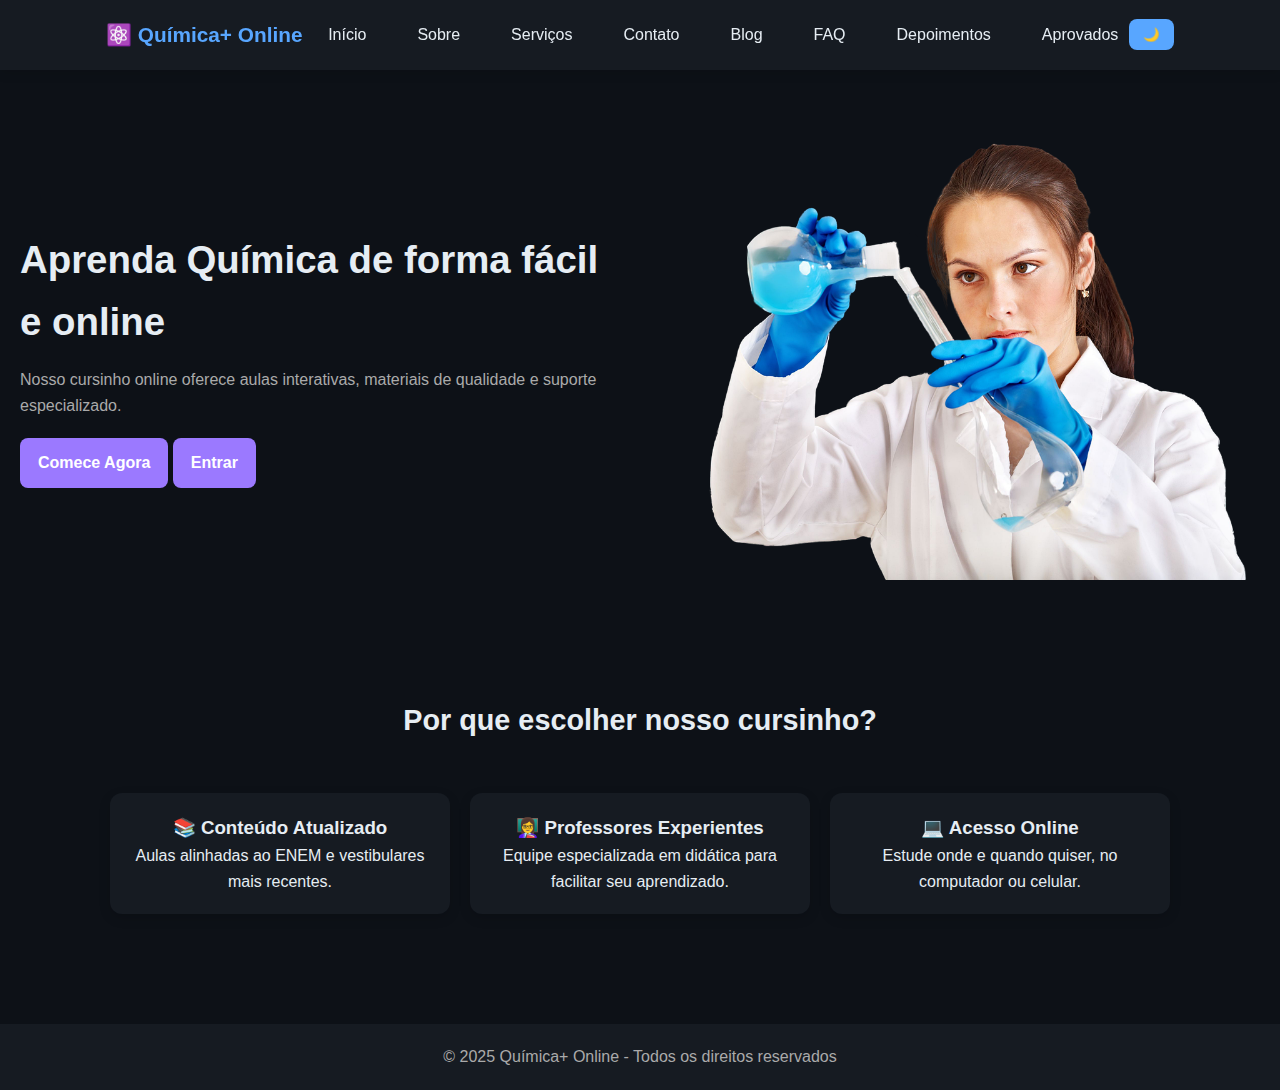
<file: index.html>
<!DOCTYPE html>
<html lang="pt-BR">
  <head>
    <meta charset="UTF-8">
    <meta name="viewport" content="width=device-width, initial-scale=1.0">
    <title>Cursinho Química Online</title>
    <link rel="stylesheet" href="style.css">
    <link rel="icon" type="image/png" href="favicon.png">
  </head>
<body>
  <!-- ========= CABEÇALHO ========= -->
  <header>
  <div class="nav container">
    <div class="brand">⚛️ Química+ Online</div>

    <!-- Botão Hambúrguer (aparece apenas em telas pequenas) -->
    <button class="hamburger" id="hamburger">☰</button>

    <nav id="nav-links">
      <a href="index.html">Início</a>
      <a href="sobre.html">Sobre</a>
      <a href="servicos.html">Serviços</a>
      <a href="contato.html">Contato</a>
      <a href="blog.html">Blog</a>
      <a href="faq.html">FAQ</a>
      <a href="testemunhos.html">Depoimentos</a>
      <a href="aprovados.html" class="active">Aprovados </a>
    </nav>

    <button class="theme-toggle" id="theme-btn">🌙</button>
  </div>
</header>

  <!-- ========= HERO ========= -->
 <section class="hero">
  <div class="hero-content">
    <h1>Aprenda Química de forma fácil e online</h1>
    <p>Nosso cursinho online oferece aulas interativas, materiais de qualidade e suporte especializado.</p>
    <div class="hero-buttons">
      <a href="cadastro.html" class="btn">Comece Agora</a>
      <a href="login.html" class="btn">Entrar</a>
    </div>
  </div>
  <div class="hero-image">
    <img src="img_index.webp" alt="Aulas de Química Online">
  </div>
</section>
 </section>
  <section class="section">
    <h2>Por que escolher nosso cursinho?</h2>
    <div class="grid container">
      <div class="card">
        <h3>📚 Conteúdo Atualizado</h3>
        <p>Aulas alinhadas ao ENEM e vestibulares mais recentes.</p>
      </div>
      <div class="card">
        <h3>👩‍🏫 Professores Experientes</h3>
        <p>Equipe especializada em didática para facilitar seu aprendizado.</p>
      </div>
      <div class="card">
        <h3>💻 Acesso Online</h3>
        <p>Estude onde e quando quiser, no computador ou celular.</p>
      </div>
    </div>
  </section>
  

  <!-- ========= RODAPÉ ========= -->
  <footer>
    <p>© 2025 Química+ Online - Todos os direitos reservados</p>
  </footer>

  <!-- ========= SCRIPT ========= -->
  <script>
document.addEventListener('DOMContentLoaded', () => {
  // Menu hambúrguer
  const hamburger = document.getElementById('hamburger');
  const navLinks = document.getElementById('nav-links');

  if(hamburger && navLinks){
    hamburger.addEventListener('click', () => {
      navLinks.classList.toggle('show');
    });
  }

  // Troca de tema
  const btn = document.querySelector('.theme-toggle');
  if(btn){
    // Verifica se o usuário já tem uma preferência salva
    let currentTheme = localStorage.getItem('theme') || 'dark';
    document.body.setAttribute('data-theme', currentTheme);
    btn.textContent = currentTheme === 'light' ? '☀️' : '🌙';

    btn.addEventListener('click', () => {
      // Alterna o tema
      if(document.body.getAttribute('data-theme') === 'light'){
        document.body.setAttribute('data-theme', 'dark');
        btn.textContent = '🌙';
        localStorage.setItem('theme', 'dark');
      } else {
        document.body.setAttribute('data-theme', 'light');
        btn.textContent = '☀️';
        localStorage.setItem('theme', 'light');
      }
    });
  }
});
</script>
</body>
</html>
</file>
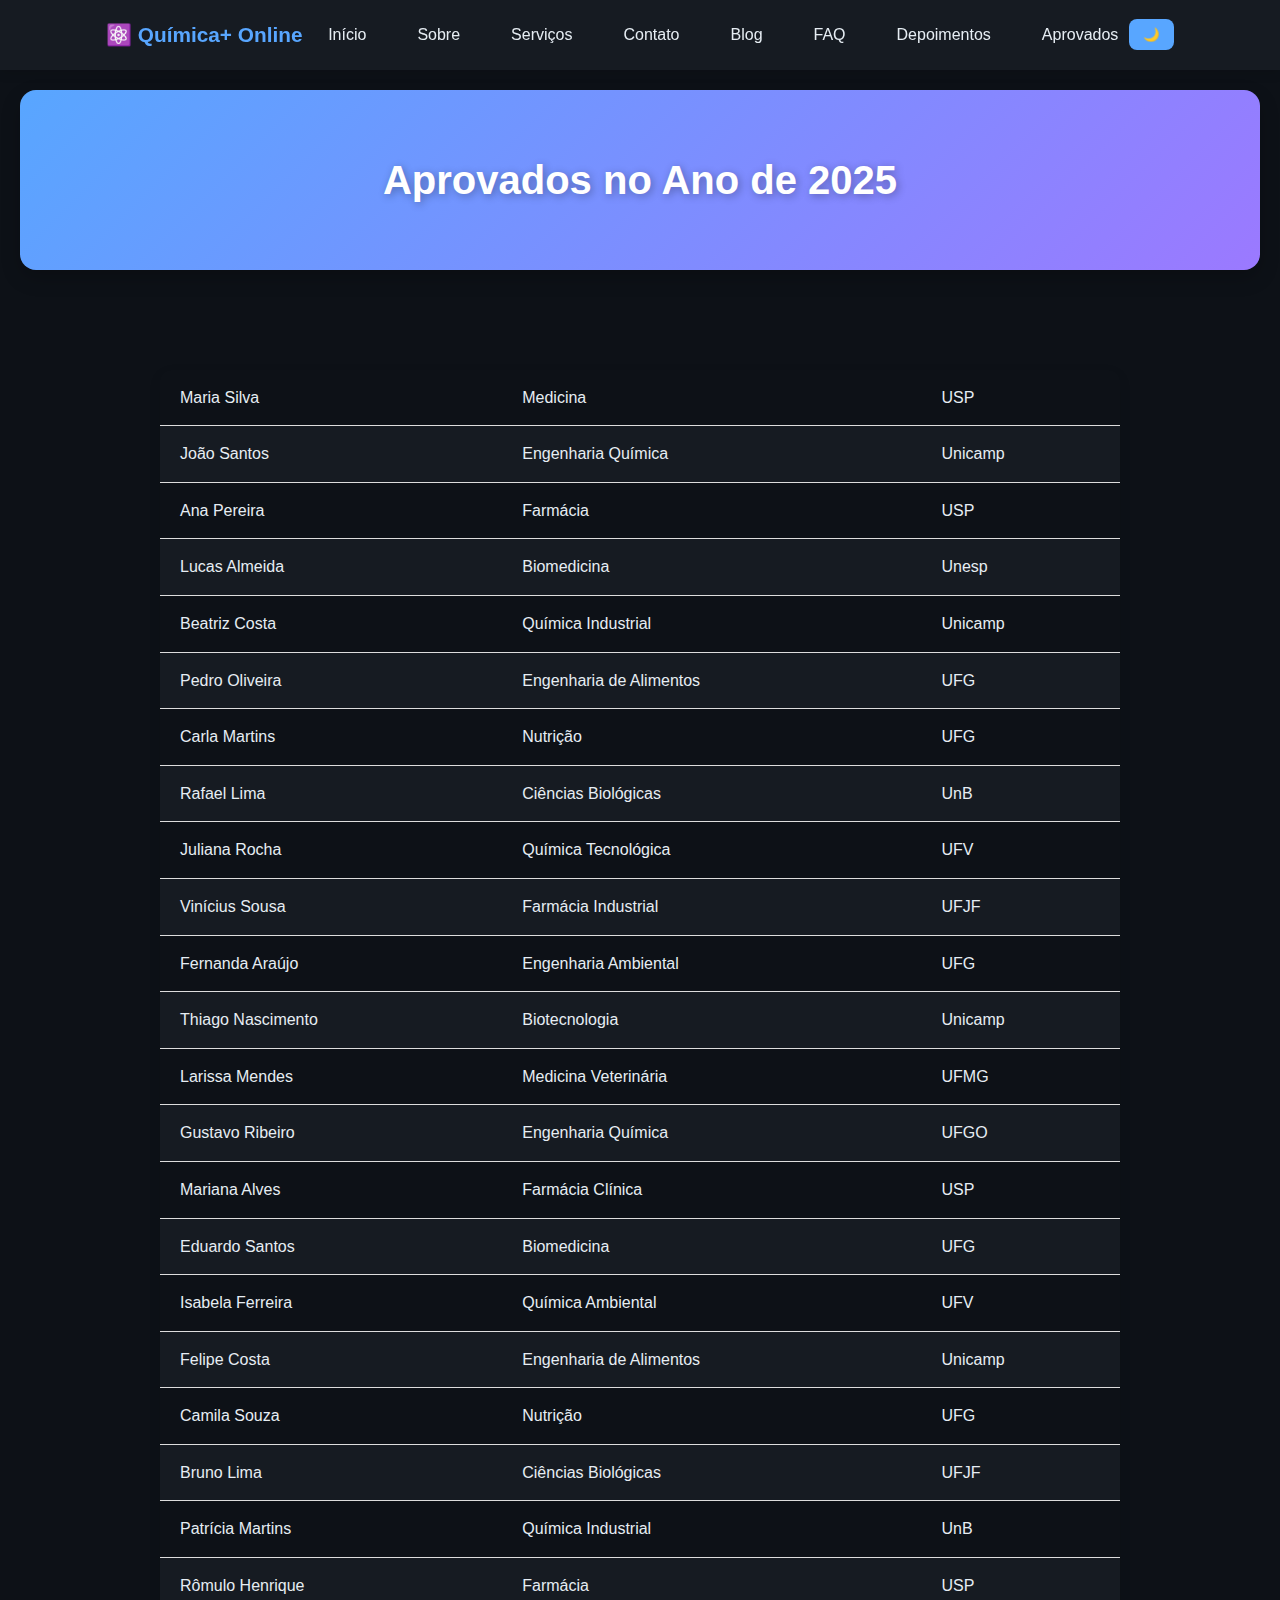
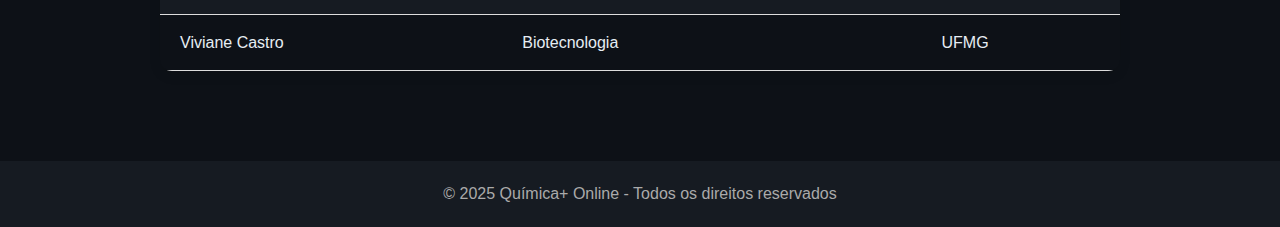
<file: aprovados.html>
<!DOCTYPE html>
<html lang="pt-BR">
  <head>
    <meta charset="UTF-8">
    <meta name="viewport" content="width=device-width, initial-scale=1.0">
    <title>Química+ Aprovados</title>
    <link rel="stylesheet" href="style.css">
    <link rel="icon" type="image/png" href="favicon.png">
  <style>
    /* ========= HERO ========= */
    .hero {
      display: flex;
      justify-content: center;
      align-items: center;
      height: 180px;
      background: linear-gradient(135deg, var(--primary), var(--secondary));
      color: #fff;
      text-align: center;
      border-radius: 16px;
      margin: 20px;
      box-shadow: 0 8px 20px rgba(0,0,0,0.2);
    }

    .hero h1 {
      font-size: 2.5rem;
      font-weight: 900;
      text-shadow: 2px 2px 8px rgba(0,0,0,0.3);
      margin: 0;
    }

    /* ========= TABELA DE APROVADOS ========= */
    .section {
      padding: 50px 20px;
      max-width: 1000px;
      margin: auto;
    }

    table {
      width: 100%;
      border-collapse: collapse;
      margin-top: 30px;
      box-shadow: 0 4px 12px rgba(0,0,0,0.1);
      border-radius: 12px;
      overflow: hidden;
    }

    th, td {
      padding: 15px 20px;
      text-align: left;
      border-bottom: 1px solid #ddd;
    }

    th {
      background-color: var(--primary);
      color: #fff;
    }

    tr:nth-child(even) {
      background-color: var(--card);
    }

    tr:hover {
      background-color: var(--secondary);
      color: #fff;
    }

    @media (max-width: 600px) {
      th, td {
        padding: 10px;
      }
    }
  </style>
</head>
<body>
  <!-- ========= CABEÇALHO ========= -->
  <header>
  <div class="nav container">
    <div class="brand">⚛️ Química+ Online</div>

    <!-- Botão Hambúrguer (aparece apenas em telas pequenas) -->
    <button class="hamburger" id="hamburger">☰</button>

    <nav id="nav-links">
      <a href="index.html">Início</a>
      <a href="sobre.html">Sobre</a>
      <a href="servicos.html">Serviços</a>
      <a href="contato.html">Contato</a>
      <a href="blog.html">Blog</a>
      <a href="faq.html">FAQ</a>
      <a href="testemunhos.html">Depoimentos</a>
      <a href="aprovados.html" class="active">Aprovados </a>
    </nav>

    <button class="theme-toggle" id="theme-btn">🌙</button>
  </div>
</header>
  <!-- ========= HERO ========= -->
  <section class="hero">
    <h1>Aprovados no Ano de 2025</h1>
  </section>

  <!-- ========= TABELA DE APROVADOS ========= -->
<section class="section">
    <table>
      <tbody>
        <tr>
          <td>Maria Silva</td>
          <td>Medicina</td>
          <td>USP</td>
        </tr>
        <tr>
          <td>João Santos</td>
          <td>Engenharia Química</td>
          <td>Unicamp</td>
        </tr>
        <tr>
          <td>Ana Pereira</td>
          <td>Farmácia</td>
          <td>USP</td>
        </tr>
        <tr>
          <td>Lucas Almeida</td>
          <td>Biomedicina</td>
          <td>Unesp</td>
        </tr>
        <tr>
          <td>Beatriz Costa</td>
          <td>Química Industrial</td>
          <td>Unicamp</td>
        </tr>
        <tr>
          <td>Pedro Oliveira</td>
          <td>Engenharia de Alimentos</td>
          <td>UFG</td>
        </tr>
        <tr>
          <td>Carla Martins</td>
          <td>Nutrição</td>
          <td>UFG</td>
        </tr>
        <tr>
          <td>Rafael Lima</td>
          <td>Ciências Biológicas</td>
          <td>UnB</td>
        </tr>
        <tr>
          <td>Juliana Rocha</td>
          <td>Química Tecnológica</td>
          <td>UFV</td>
        </tr>
        <tr>
          <td>Vinícius Sousa</td>
          <td>Farmácia Industrial</td>
          <td>UFJF</td>
        </tr>
        <tr>
          <td>Fernanda Araújo</td>
          <td>Engenharia Ambiental</td>
          <td>UFG</td>
        </tr>
        <tr>
          <td>Thiago Nascimento</td>
          <td>Biotecnologia</td>
          <td>Unicamp</td>
        </tr>
        <tr>
          <td>Larissa Mendes</td>
          <td>Medicina Veterinária</td>
          <td>UFMG</td>
        </tr>
        <tr>
          <td>Gustavo Ribeiro</td>
          <td>Engenharia Química</td>
          <td>UFGO</td>
        </tr>
        <tr>
          <td>Mariana Alves</td>
          <td>Farmácia Clínica</td>
          <td>USP</td>
        </tr>
        <tr>
          <td>Eduardo Santos</td>
          <td>Biomedicina</td>
          <td>UFG</td>
        </tr>
        <tr>
          <td>Isabela Ferreira</td>
          <td>Química Ambiental</td>
          <td>UFV</td>
        </tr>
        <tr>
          <td>Felipe Costa</td>
          <td>Engenharia de Alimentos</td>
          <td>Unicamp</td>
        </tr>
        <tr>
          <td>Camila Souza</td>
          <td>Nutrição</td>
          <td>UFG</td>
        </tr>
        <tr>
          <td>Bruno Lima</td>
          <td>Ciências Biológicas</td>
          <td>UFJF</td>
        </tr>
        <tr>
          <td>Patrícia Martins</td>
          <td>Química Industrial</td>
          <td>UnB</td>
        </tr>
        <tr>
          <td>Rômulo Henrique</td>
          <td>Farmácia</td>
          <td>USP</td>
        </tr>
        <tr>
          <td>Viviane Castro</td>
          <td>Biotecnologia</td>
          <td>UFMG</td>
        </tr>
      </tbody>
      
    </table>
  </section>

  <!-- ========= RODAPÉ ========= -->
  <footer>
    <p>© 2025 Química+ Online - Todos os direitos reservados</p>
  </footer>

  
 <!-- ========= SCRIPT ========= -->
  <script>
document.addEventListener('DOMContentLoaded', () => {
  // Menu hambúrguer
  const hamburger = document.getElementById('hamburger');
  const navLinks = document.getElementById('nav-links');

  if(hamburger && navLinks){
    hamburger.addEventListener('click', () => {
      navLinks.classList.toggle('show');
    });
  }

  // Troca de tema
  const btn = document.querySelector('.theme-toggle');
  if(btn){
    // Verifica se o usuário já tem uma preferência salva
    let currentTheme = localStorage.getItem('theme') || 'dark';
    document.body.setAttribute('data-theme', currentTheme);
    btn.textContent = currentTheme === 'light' ? '☀️' : '🌙';

    btn.addEventListener('click', () => {
      // Alterna o tema
      if(document.body.getAttribute('data-theme') === 'light'){
        document.body.setAttribute('data-theme', 'dark');
        btn.textContent = '🌙';
        localStorage.setItem('theme', 'dark');
      } else {
        document.body.setAttribute('data-theme', 'light');
        btn.textContent = '☀️';
        localStorage.setItem('theme', 'light');
      }
    });
  }
});
</script>
</body>
</html>
</file>
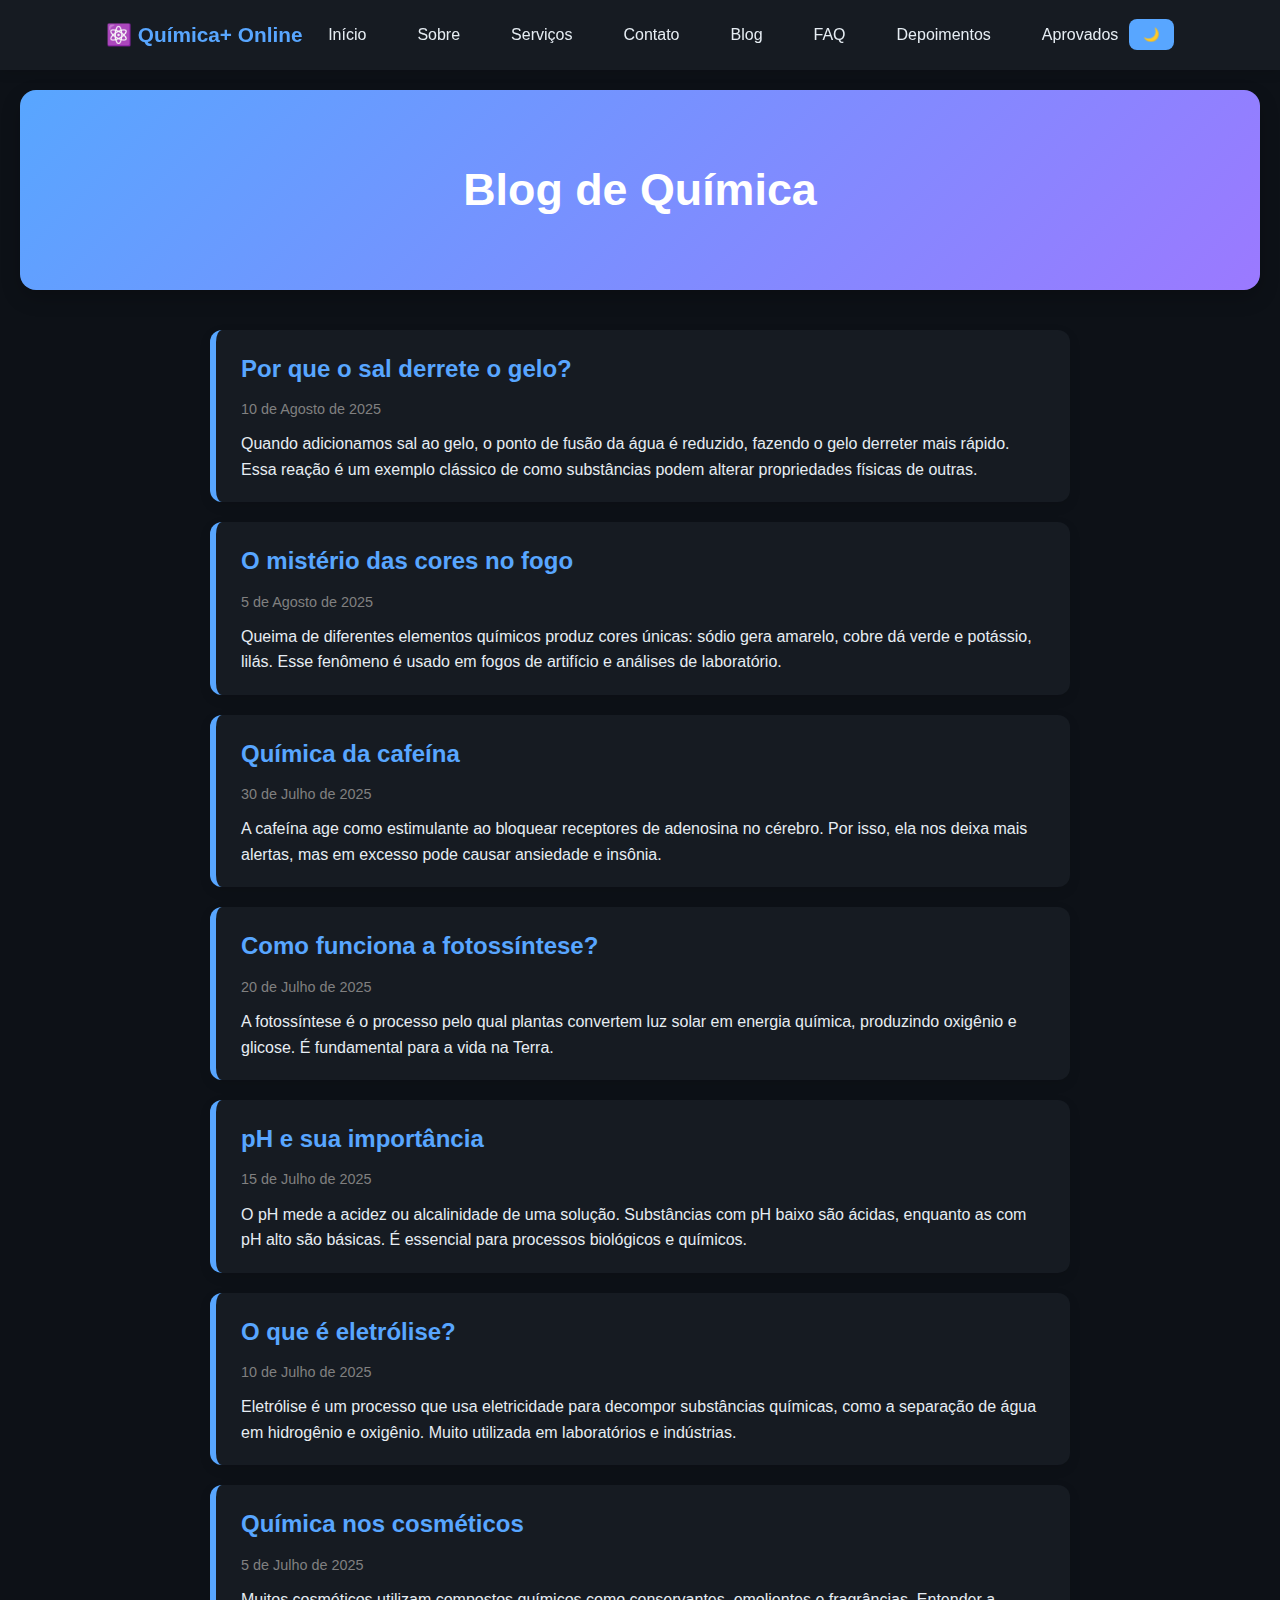
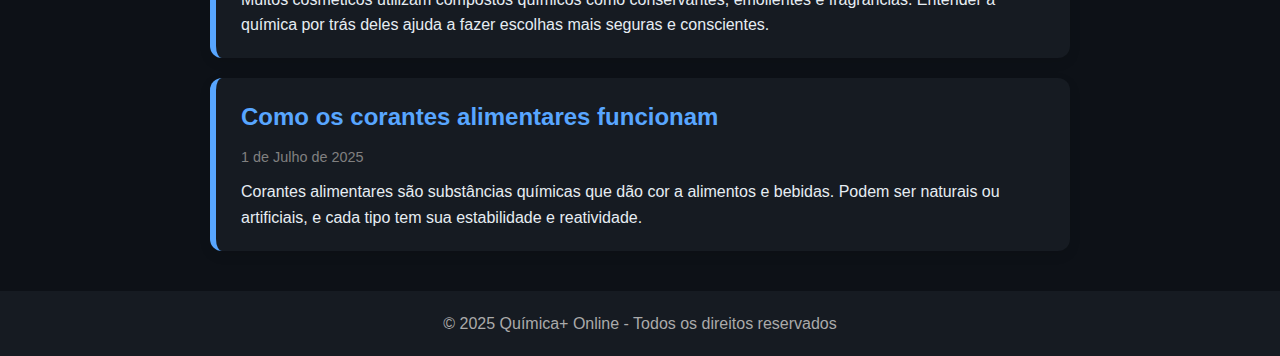
<file: blog.html>
<!DOCTYPE html>
<html lang="pt-BR">
 <head>
    <meta charset="UTF-8">
    <meta name="viewport" content="width=device-width, initial-scale=1.0">
    <title>Química+ Blog</title>
    <link rel="stylesheet" href="style.css">
    <link rel="icon" type="image/png" href="favicon.png">
  <style>
    /* ====== HERO ====== */
    .hero {
      display: flex;
      justify-content: center;
      align-items: center;
      height: 200px;
      background: linear-gradient(135deg, var(--primary), var(--secondary));
      color: #fff;
      border-radius: 16px;
      margin: 20px;
      text-align: center;
      box-shadow: 0 8px 20px rgba(0,0,0,0.2);
    }

    .hero h1 {
      font-size: 2.8rem;
      font-weight: bold;
      margin: 0;
    }

    /* ====== LISTA DE POSTS ====== */
    .blog-container {
      max-width: 900px;
      margin: 40px auto;
      padding: 0 20px;
      display: flex;
      flex-direction: column;
      gap: 20px;
    }

    .blog-post {
      background: var(--card);
      padding: 20px 25px;
      border-radius: 12px;
      box-shadow: 0 4px 12px rgba(0,0,0,0.1);
      transition: transform 0.2s;
      border-left: 6px solid var(--primary);
    }

    .blog-post:hover {
      transform: translateY(-3px);
    }

    .blog-post h2 {
      margin: 0 0 10px;
      font-size: 1.5rem;
      color: var(--primary);
    }

    .blog-post time {
      display: block;
      font-size: 0.9rem;
      color: gray;
      margin-bottom: 10px;
    }

    .blog-post p {
      margin: 0;
      color: var(--text);
      line-height: 1.6;
    }
  </style>
</head>
<body>
  <!-- ========= CABEÇALHO ========= -->
   <header>
  <div class="nav container">
    <div class="brand">⚛️ Química+ Online</div>

    <!-- Botão Hambúrguer (aparece apenas em telas pequenas) -->
    <button class="hamburger" id="hamburger">☰</button>

    <nav id="nav-links">
      <a href="index.html">Início</a>
      <a href="sobre.html">Sobre</a>
      <a href="servicos.html">Serviços</a>
      <a href="contato.html">Contato</a>
      <a href="blog.html">Blog</a>
      <a href="faq.html">FAQ</a>
      <a href="testemunhos.html">Depoimentos</a>
      <a href="aprovados.html" class="active">Aprovados </a>
    </nav>

    <button class="theme-toggle" id="theme-btn">🌙</button>
  </div>
</header>
  <!-- ========= HERO ========= -->
  <section class="hero">
    <h1>Blog de Química</h1>
  </section>

  <!-- ========= POSTS ========= -->
  <section class="blog-container">
    <article class="blog-post">
      <h2>Por que o sal derrete o gelo?</h2>
      <time datetime="2025-08-10">10 de Agosto de 2025</time>
      <p>
        Quando adicionamos sal ao gelo, o ponto de fusão da água é reduzido, 
        fazendo o gelo derreter mais rápido. Essa reação é um exemplo clássico 
        de como substâncias podem alterar propriedades físicas de outras.
      </p>
    </article>
  
    <article class="blog-post">
      <h2>O mistério das cores no fogo</h2>
      <time datetime="2025-08-05">5 de Agosto de 2025</time>
      <p>
        Queima de diferentes elementos químicos produz cores únicas: 
        sódio gera amarelo, cobre dá verde e potássio, lilás. 
        Esse fenômeno é usado em fogos de artifício e análises de laboratório.
      </p>
    </article>
  
    <article class="blog-post">
      <h2>Química da cafeína</h2>
      <time datetime="2025-07-30">30 de Julho de 2025</time>
      <p>
        A cafeína age como estimulante ao bloquear receptores de adenosina no cérebro. 
        Por isso, ela nos deixa mais alertas, mas em excesso pode causar ansiedade e insônia.
      </p>
    </article>
  
    <!-- NOVOS POSTS -->
    <article class="blog-post">
      <h2>Como funciona a fotossíntese?</h2>
      <time datetime="2025-07-20">20 de Julho de 2025</time>
      <p>
        A fotossíntese é o processo pelo qual plantas convertem luz solar em energia química, 
        produzindo oxigênio e glicose. É fundamental para a vida na Terra.
      </p>
    </article>
  
    <article class="blog-post">
      <h2>pH e sua importância</h2>
      <time datetime="2025-07-15">15 de Julho de 2025</time>
      <p>
        O pH mede a acidez ou alcalinidade de uma solução. 
        Substâncias com pH baixo são ácidas, enquanto as com pH alto são básicas. 
        É essencial para processos biológicos e químicos.
      </p>
    </article>
  
    <article class="blog-post">
      <h2>O que é eletrólise?</h2>
      <time datetime="2025-07-10">10 de Julho de 2025</time>
      <p>
        Eletrólise é um processo que usa eletricidade para decompor substâncias químicas, 
        como a separação de água em hidrogênio e oxigênio. Muito utilizada em laboratórios e indústrias.
      </p>
    </article>
  
    <article class="blog-post">
      <h2>Química nos cosméticos</h2>
      <time datetime="2025-07-05">5 de Julho de 2025</time>
      <p>
        Muitos cosméticos utilizam compostos químicos como conservantes, emolientes e fragrâncias. 
        Entender a química por trás deles ajuda a fazer escolhas mais seguras e conscientes.
      </p>
    </article>
  
    <article class="blog-post">
      <h2>Como os corantes alimentares funcionam</h2>
      <time datetime="2025-07-01">1 de Julho de 2025</time>
      <p>
        Corantes alimentares são substâncias químicas que dão cor a alimentos e bebidas. 
        Podem ser naturais ou artificiais, e cada tipo tem sua estabilidade e reatividade.
      </p>
    </article>
  </section>
  

  <!-- ========= RODAPÉ ========= -->
  <footer>
    <p>© 2025 Química+ Online - Todos os direitos reservados</p>
  </footer>

<!-- ========= SCRIPT ========= -->
  <script>
document.addEventListener('DOMContentLoaded', () => {
  // Menu hambúrguer
  const hamburger = document.getElementById('hamburger');
  const navLinks = document.getElementById('nav-links');

  if(hamburger && navLinks){
    hamburger.addEventListener('click', () => {
      navLinks.classList.toggle('show');
    });
  }

  // Troca de tema
  const btn = document.querySelector('.theme-toggle');
  if(btn){
    // Verifica se o usuário já tem uma preferência salva
    let currentTheme = localStorage.getItem('theme') || 'dark';
    document.body.setAttribute('data-theme', currentTheme);
    btn.textContent = currentTheme === 'light' ? '☀️' : '🌙';

    btn.addEventListener('click', () => {
      // Alterna o tema
      if(document.body.getAttribute('data-theme') === 'light'){
        document.body.setAttribute('data-theme', 'dark');
        btn.textContent = '🌙';
        localStorage.setItem('theme', 'dark');
      } else {
        document.body.setAttribute('data-theme', 'light');
        btn.textContent = '☀️';
        localStorage.setItem('theme', 'light');
      }
    });
  }
});
</script>
</body>
</html>
</file>
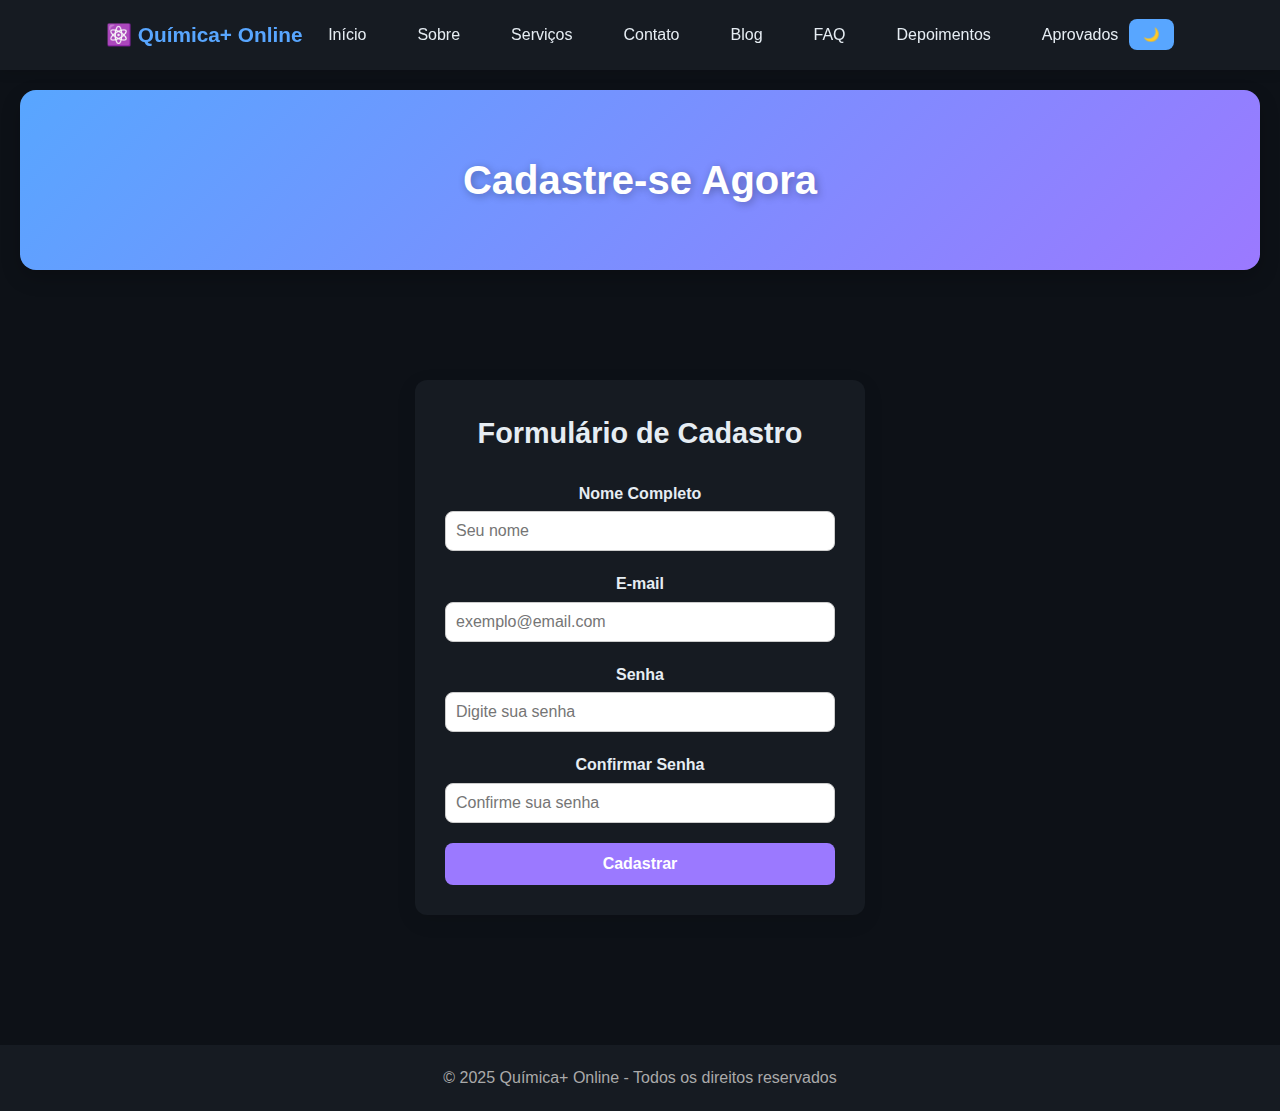
<file: cadastro.html>
<!DOCTYPE html>
<html lang="pt-BR">
<head>
    <meta charset="UTF-8">
    <meta name="viewport" content="width=device-width, initial-scale=1.0">
     <title>Química+ Cadastro</title>
    <link rel="stylesheet" href="style.css">
    <link rel="icon" type="image/png" href="favicon.png">
  <style>
    /* ========= HERO ========= */
    .hero {
      display: flex;
      justify-content: center;
      align-items: center;
      height: 180px;
      background: linear-gradient(135deg, var(--primary), var(--secondary));
      color: #fff;
      text-align: center;
      border-radius: 16px;
      margin: 20px;
      box-shadow: 0 8px 20px rgba(0,0,0,0.2);
    }

    .hero h1 {
      font-size: 2.5rem;
      font-weight: 900;
      text-shadow: 2px 2px 8px rgba(0,0,0,0.3);
      margin: 0;
    }

    /* ========= FORMULÁRIO ========= */
    .form-container {
      max-width: 450px;
      margin: 40px auto;
      padding: 30px;
      background: var(--card);
      border-radius: 12px;
      box-shadow: 0 6px 20px rgba(0,0,0,0.1);
      transition: background 0.3s, color 0.3s;
    }

    .form-container h2 {
      text-align: center;
      margin-bottom: 25px;
      color: var(--section-title);
    }

    .form-container label {
      display: block;
      margin-bottom: 5px;
      font-weight: 600;
      color: var(--text);
    }

    .form-container input {
      width: 100%;
      padding: 10px;
      margin-bottom: 20px;
      border: 1px solid #ccc;
      border-radius: 8px;
      font-size: 1rem;
      transition: border-color 0.2s;
    }

    .form-container input:focus {
      border-color: var(--primary);
      outline: none;
    }

    .form-container .btn {
      width: 100%;
      padding: 12px;
      background: var(--secondary);
      color: #fff;
      border: none;
      border-radius: 8px;
      font-size: 1rem;
      font-weight: bold;
      cursor: pointer;
      transition: 0.2s;
    }

    .form-container .btn:hover {
      opacity: 0.9;
      transform: translateY(-2px);
    }

    @media (max-width: 500px) {
      .form-container {
        padding: 20px;
        margin: 20px;
      }
    }
  </style>
</head>
<body>
  <!-- ========= CABEÇALHO ========= -->
  <header>
  <div class="nav container">
    <div class="brand">⚛️ Química+ Online</div>

    <!-- Botão Hambúrguer (aparece apenas em telas pequenas) -->
    <button class="hamburger" id="hamburger">☰</button>

    <nav id="nav-links">
      <a href="index.html">Início</a>
      <a href="sobre.html">Sobre</a>
      <a href="servicos.html">Serviços</a>
      <a href="contato.html">Contato</a>
      <a href="blog.html">Blog</a>
      <a href="faq.html">FAQ</a>
      <a href="testemunhos.html">Depoimentos</a>
      <a href="aprovados.html" class="active">Aprovados </a>
    </nav>

    <button class="theme-toggle" id="theme-btn">🌙</button>
  </div>
</header>

  <!-- ========= HERO ========= -->
  <section class="hero">
    <h1>Cadastre-se Agora</h1>
  </section>

  <!-- ========= FORMULÁRIO ========= -->
  <section class="section">
    <div class="form-container">
      <h2>Formulário de Cadastro</h2>
      <form action="#" method="POST">
        <label for="nome">Nome Completo</label>
        <input type="text" id="nome" name="nome" placeholder="Seu nome" required>

        <label for="email">E-mail</label>
        <input type="email" id="email" name="email" placeholder="exemplo@email.com" required>

        <label for="senha">Senha</label>
        <input type="password" id="senha" name="senha" placeholder="Digite sua senha" required>

        <label for="confirma-senha">Confirmar Senha</label>
        <input type="password" id="confirma-senha" name="confirma-senha" placeholder="Confirme sua senha" required>

        <button type="submit" class="btn">Cadastrar</button>
      </form>
    </div>
  </section>

  <!-- ========= RODAPÉ ========= -->
  <footer>
    <p>© 2025 Química+ Online - Todos os direitos reservados</p>
  </footer>

  <script>
document.addEventListener('DOMContentLoaded', () => {
  // Menu hambúrguer
  const hamburger = document.getElementById('hamburger');
  const navLinks = document.getElementById('nav-links');

  if(hamburger && navLinks){
    hamburger.addEventListener('click', () => {
      navLinks.classList.toggle('show');
    });
  }

  // Troca de tema
  const btn = document.querySelector('.theme-toggle');
  if(btn){
    // Verifica se o usuário já tem uma preferência salva
    let currentTheme = localStorage.getItem('theme') || 'dark';
    document.body.setAttribute('data-theme', currentTheme);
    btn.textContent = currentTheme === 'light' ? '☀️' : '🌙';

    btn.addEventListener('click', () => {
      // Alterna o tema
      if(document.body.getAttribute('data-theme') === 'light'){
        document.body.setAttribute('data-theme', 'dark');
        btn.textContent = '🌙';
        localStorage.setItem('theme', 'dark');
      } else {
        document.body.setAttribute('data-theme', 'light');
        btn.textContent = '☀️';
        localStorage.setItem('theme', 'light');
      }
    });
  }
});
</script>
</body>
</html>
</file>
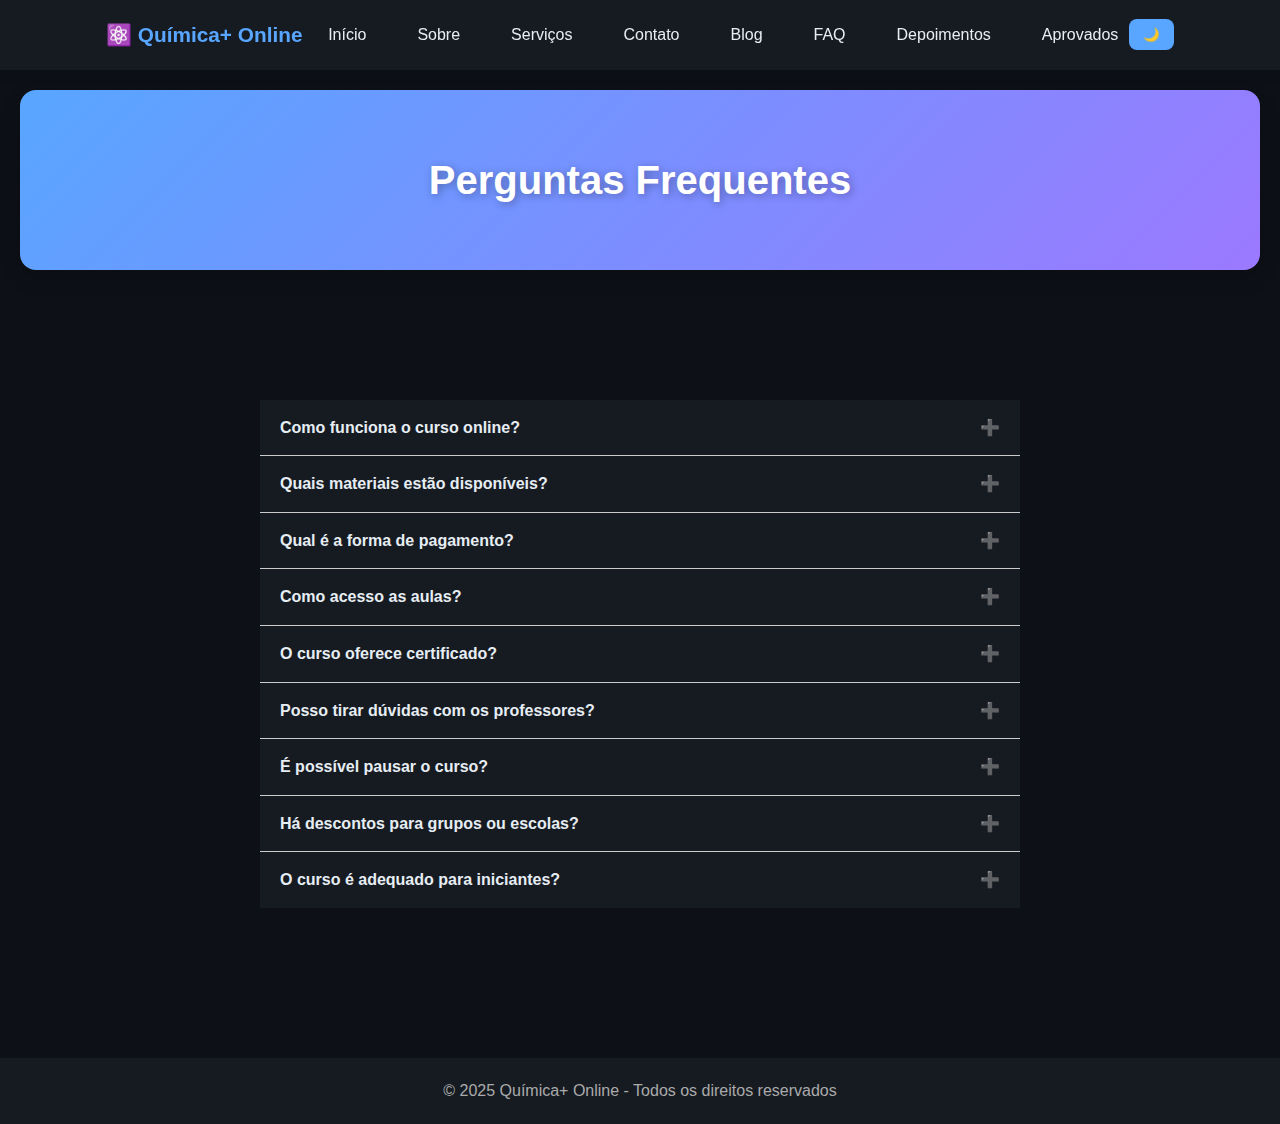
<file: faq.html>
<!DOCTYPE html>
<html lang="pt-BR">
<head>
    <meta charset="UTF-8">
    <meta name="viewport" content="width=device-width, initial-scale=1.0">
    <title>Química+ FAQ</title>
    <link rel="stylesheet" href="style.css">
    <link rel="icon" type="image/png" href="favicon.png">
  <style>
    /* ========= HERO ========= */
    .hero {
      display: flex;
      justify-content: center;
      align-items: center;
      height: 180px;
      background: linear-gradient(135deg, var(--primary), var(--secondary));
      color: #fff;
      text-align: center;
      border-radius: 16px;
      margin: 20px;
      box-shadow: 0 8px 20px rgba(0,0,0,0.2);
    }

    .hero h1 {
      font-size: 2.5rem;
      font-weight: 900;
      text-shadow: 2px 2px 8px rgba(0,0,0,0.3);
      margin: 0;
    }

    /* ========= ACORDEÃO ========= */
    .accordion {
      max-width: 800px;
      margin: 40px auto;
      border-radius: 12px;
      overflow: hidden;
    }

    .accordion-item {
      background: var(--card);
      border-bottom: 1px solid #ccc;
      transition: background 0.3s, color 0.3s;
    }

    .accordion-item:last-child {
      border-bottom: none;
    }

    .accordion-header {
      padding: 15px 20px;
      cursor: pointer;
      font-weight: bold;
      display: flex;
      justify-content: space-between;
      align-items: center;
      color: var(--text);
      transition: background 0.2s;
    }

    .accordion-header:hover {
      background: var(--primary);
      color: #fff;
    }

    .accordion-content {
      max-height: 0;
      overflow: hidden;
      padding: 0 20px;
      transition: max-height 0.3s ease, padding 0.3s ease;
      color: var(--text);
    }

    .accordion-content p {
      padding: 10px 0;
      line-height: 1.5;
    }

    .accordion-header::after {
      content: "➕";
      transition: transform 0.3s;
    }

    .accordion-header.active::after {
      content: "➖";
      transform: rotate(180deg);
    }

    @media (max-width: 600px) {
      .hero h1 {
        font-size: 1.8rem;
      }
    }
  </style>
</head>
<body>
  <!-- ========= CABEÇALHO ========= -->
  <header>
  <div class="nav container">
    <div class="brand">⚛️ Química+ Online</div>

    <!-- Botão Hambúrguer (aparece apenas em telas pequenas) -->
    <button class="hamburger" id="hamburger">☰</button>

    <nav id="nav-links">
      <a href="index.html">Início</a>
      <a href="sobre.html">Sobre</a>
      <a href="servicos.html">Serviços</a>
      <a href="contato.html">Contato</a>
      <a href="blog.html">Blog</a>
      <a href="faq.html">FAQ</a>
      <a href="testemunhos.html">Depoimentos</a>
      <a href="aprovados.html" class="active">Aprovados </a>
    </nav>

    <button class="theme-toggle" id="theme-btn">🌙</button>
  </div>
</header>
  <!-- ========= HERO ========= -->
  <section class="hero">
    <h1>Perguntas Frequentes</h1>
  </section>

  <!-- ========= ACORDEÃO ========= -->
  <section class="section">
    <div class="accordion container">
      <div class="accordion-item">
        <div class="accordion-header">Como funciona o curso online?</div>
        <div class="accordion-content">
          <p>O curso é totalmente online, com aulas em vídeo, materiais de estudo e exercícios interativos. Você pode acessar de qualquer lugar, a qualquer hora.</p>
        </div>
      </div>

      <div class="accordion-item">
        <div class="accordion-header">Quais materiais estão disponíveis?</div>
        <div class="accordion-content">
          <p>Disponibilizamos PDFs, slides, simulados e listas de exercícios atualizados conforme o ENEM e vestibulares mais recentes.</p>
        </div>
      </div>

      <div class="accordion-item">
        <div class="accordion-header">Qual é a forma de pagamento?</div>
        <div class="accordion-content">
          <p>Aceitamos cartão de crédito, boleto bancário e PIX. Os planos podem ser mensais ou trimestrais.</p>
        </div>
      </div>

      <div class="accordion-item">
        <div class="accordion-header">Como acesso as aulas?</div>
        <div class="accordion-content">
          <p>Após o cadastro e pagamento, você receberá um login e senha para acessar a plataforma online pelo computador ou celular.</p>
        </div>
      </div>
      <div class="accordion-item">
        <div class="accordion-header">O curso oferece certificado?</div>
        <div class="accordion-content">
          <p>Sim! Ao concluir os módulos do curso, você receberá um certificado digital válido para comprovação de aprendizado.</p>
        </div>
      </div>
      
      <div class="accordion-item">
        <div class="accordion-header">Posso tirar dúvidas com os professores?</div>
        <div class="accordion-content">
          <p>Sim, disponibilizamos um canal de suporte online onde você pode enviar dúvidas e receber respostas de nossos professores especializados.</p>
        </div>
      </div>
      
      <div class="accordion-item">
        <div class="accordion-header">É possível pausar o curso?</div>
        <div class="accordion-content">
          <p>Sim, você pode pausar e retomar os estudos quando quiser, sem perder o progresso já realizado.</p>
        </div>
      </div>
      
      <div class="accordion-item">
        <div class="accordion-header">Há descontos para grupos ou escolas?</div>
        <div class="accordion-content">
          <p>Sim! Oferecemos pacotes especiais para grupos e instituições de ensino. Entre em contato com nossa equipe para mais informações.</p>
        </div>
      </div>
      
      <div class="accordion-item">
        <div class="accordion-header">O curso é adequado para iniciantes?</div>
        <div class="accordion-content">
          <p>Sim, o curso foi planejado para atender desde alunos iniciantes até avançados, com explicações passo a passo e exercícios graduais.</p>
        </div>
      </div>      
    </div>
  </section>

  <!-- ========= RODAPÉ ========= -->
  <footer>
    <p>© 2025 Química+ Online - Todos os direitos reservados</p>
  </footer>

  <!-- ========= SCRIPT MODO CLARO/ESCURO ========= -->
 <script>
document.addEventListener('DOMContentLoaded', () => {
  // Menu hambúrguer
  const hamburger = document.getElementById('hamburger');
  const navLinks = document.getElementById('nav-links');

  if(hamburger && navLinks){
    hamburger.addEventListener('click', () => {
      navLinks.classList.toggle('show');
    });
  }

  // Troca de tema
  const btn = document.querySelector('.theme-toggle');
  if(btn){
    // Verifica se o usuário já tem uma preferência salva
    let currentTheme = localStorage.getItem('theme') || 'dark';
    document.body.setAttribute('data-theme', currentTheme);
    btn.textContent = currentTheme === 'light' ? '☀️' : '🌙';

    btn.addEventListener('click', () => {
      // Alterna o tema
      if(document.body.getAttribute('data-theme') === 'light'){
        document.body.setAttribute('data-theme', 'dark');
        btn.textContent = '🌙';
        localStorage.setItem('theme', 'dark');
      } else {
        document.body.setAttribute('data-theme', 'light');
        btn.textContent = '☀️';
        localStorage.setItem('theme', 'light');
      }
    });
  }
});
document.addEventListener('DOMContentLoaded', () => {
  const accordionHeaders = document.querySelectorAll('.accordion-header');

  accordionHeaders.forEach(header => {
    header.addEventListener('click', () => {
      const currentlyActive = document.querySelector('.accordion-header.active');
      
      // Fechar o item que já está aberto (se for outro)
      if (currentlyActive && currentlyActive !== header) {
        currentlyActive.classList.remove('active');
        currentlyActive.nextElementSibling.style.maxHeight = null;
        currentlyActive.nextElementSibling.style.padding = '0 20px';
      }

      // Alternar o item clicado
      header.classList.toggle('active');
      const content = header.nextElementSibling;

      if (header.classList.contains('active')) {
        content.style.maxHeight = content.scrollHeight + 'px';
        content.style.padding = '10px 20px';
      } else {
        content.style.maxHeight = null;
        content.style.padding = '0 20px';
      }
    });
  });
});
</script>
  </script>
</body>
</html>
</file>
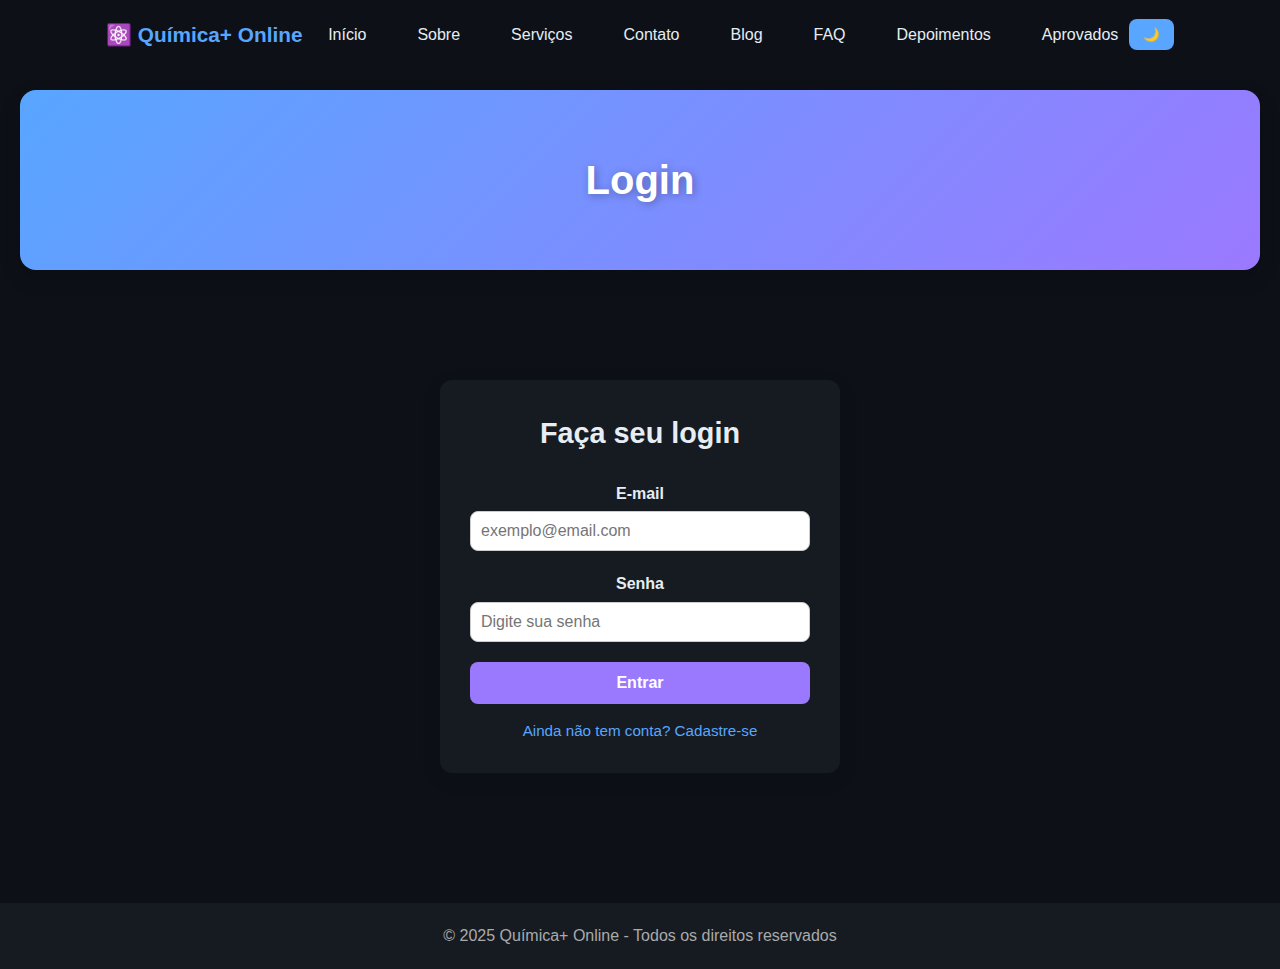
<file: login.html>
<!DOCTYPE html>
<html lang="pt-BR">
<head>
    <meta charset="UTF-8">
    <meta name="viewport" content="width=device-width, initial-scale=1.0">
    <title>Cursinho Química Online</title>
    <link rel="stylesheet" href="style.css">
    <link rel="icon" type="image/png" href="favicon.png">
  <style>
    /* ========= HERO ========= */
    .hero {
      display: flex;
      justify-content: center;
      align-items: center;
      height: 180px;
      background: linear-gradient(135deg, var(--primary), var(--secondary));
      color: #fff;
      text-align: center;
      border-radius: 16px;
      margin: 20px;
      box-shadow: 0 8px 20px rgba(0,0,0,0.2);
    }

    .hero h1 {
      font-size: 2.5rem;
      font-weight: 900;
      text-shadow: 2px 2px 8px rgba(0,0,0,0.3);
      margin: 0;
    }

    /* ========= FORMULÁRIO ========= */
    .form-container {
      max-width: 400px;
      margin: 40px auto;
      padding: 30px;
      background: var(--card);
      border-radius: 12px;
      box-shadow: 0 6px 20px rgba(0,0,0,0.1);
      transition: background 0.3s, color 0.3s;
    }

    .form-container h2 {
      text-align: center;
      margin-bottom: 25px;
      color: var(--section-title);
    }

    .form-container label {
      display: block;
      margin-bottom: 5px;
      font-weight: 600;
      color: var(--text);
    }

    .form-container input {
      width: 100%;
      padding: 10px;
      margin-bottom: 20px;
      border: 1px solid #ccc;
      border-radius: 8px;
      font-size: 1rem;
      transition: border-color 0.2s;
    }

    .form-container input:focus {
      border-color: var(--primary);
      outline: none;
    }

    .form-container .btn {
      width: 100%;
      padding: 12px;
      background: var(--secondary);
      color: #fff;
      border: none;
      border-radius: 8px;
      font-size: 1rem;
      font-weight: bold;
      cursor: pointer;
      transition: 0.2s;
    }

    .form-container .btn:hover {
      opacity: 0.9;
      transform: translateY(-2px);
    }

    .form-container .link {
      display: block;
      margin-top: 15px;
      text-align: center;
      color: var(--primary);
      text-decoration: none;
      font-size: 0.95rem;
    }

    .form-container .link:hover {
      text-decoration: underline;
    }

    @media (max-width: 500px) {
      .form-container {
        padding: 20px;
        margin: 20px;
      }
    }
  </style>
</head>
<body>
  <!-- ========= CABEÇALHO ========= -->
  <div class="nav container">
    <div class="brand">⚛️ Química+ Online</div>

    <!-- Botão Hambúrguer (aparece apenas em telas pequenas) -->
    <button class="hamburger" id="hamburger">☰</button>

    <nav id="nav-links">
      <a href="index.html">Início</a>
      <a href="sobre.html">Sobre</a>
      <a href="servicos.html">Serviços</a>
      <a href="contato.html">Contato</a>
      <a href="blog.html">Blog</a>
      <a href="faq.html">FAQ</a>
      <a href="testemunhos.html">Depoimentos</a>
      <a href="aprovados.html" class="active">Aprovados </a>
    </nav>

    <button class="theme-toggle" id="theme-btn">🌙</button>
  </div>
</header>

  <!-- ========= HERO ========= -->
  <section class="hero">
    <h1>Login</h1>
  </section>

  <!-- ========= FORMULÁRIO ========= -->
  <section class="section">
    <div class="form-container">
      <h2>Faça seu login</h2>
      <form action="#" method="POST">
        <label for="email">E-mail</label>
        <input type="email" id="email" name="email" placeholder="exemplo@email.com" required>

        <label for="senha">Senha</label>
        <input type="password" id="senha" name="senha" placeholder="Digite sua senha" required>

        <button type="submit" class="btn">Entrar</button>

        <a href="cadastro.html" class="link">Ainda não tem conta? Cadastre-se</a>
      </form>
    </div>
  </section>

  <!-- ========= RODAPÉ ========= -->
  <footer>
    <p>© 2025 Química+ Online - Todos os direitos reservados</p>
  </footer>

  <!-- ========= SCRIPT MODO CLARO/ESCURO ========= -->
  <script>
document.addEventListener('DOMContentLoaded', () => {
  // Menu hambúrguer
  const hamburger = document.getElementById('hamburger');
  const navLinks = document.getElementById('nav-links');

  if(hamburger && navLinks){
    hamburger.addEventListener('click', () => {
      navLinks.classList.toggle('show');
    });
  }

  // Troca de tema
  const btn = document.querySelector('.theme-toggle');
  if(btn){
    // Verifica se o usuário já tem uma preferência salva
    let currentTheme = localStorage.getItem('theme') || 'dark';
    document.body.setAttribute('data-theme', currentTheme);
    btn.textContent = currentTheme === 'light' ? '☀️' : '🌙';

    btn.addEventListener('click', () => {
      // Alterna o tema
      if(document.body.getAttribute('data-theme') === 'light'){
        document.body.setAttribute('data-theme', 'dark');
        btn.textContent = '🌙';
        localStorage.setItem('theme', 'dark');
      } else {
        document.body.setAttribute('data-theme', 'light');
        btn.textContent = '☀️';
        localStorage.setItem('theme', 'light');
      }
    });
  }
});
</script>
</body>
</html>
</file>
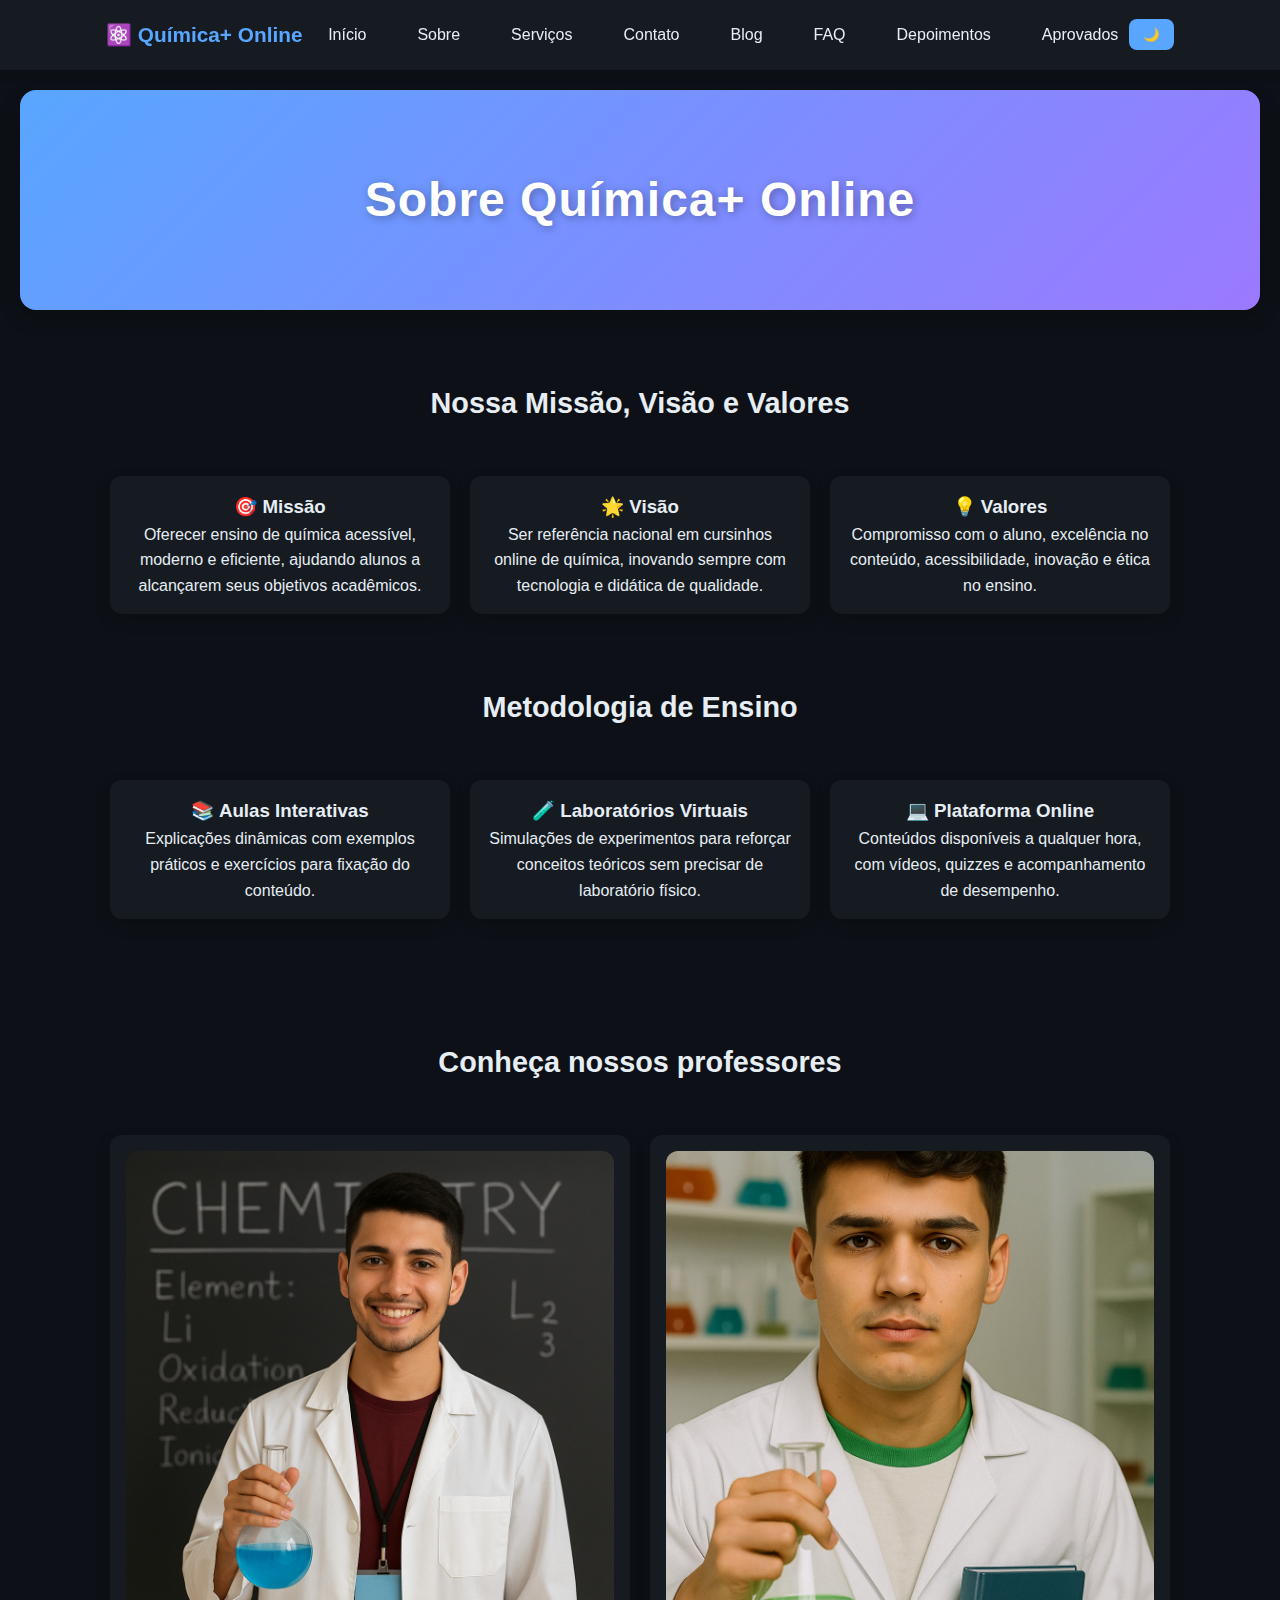
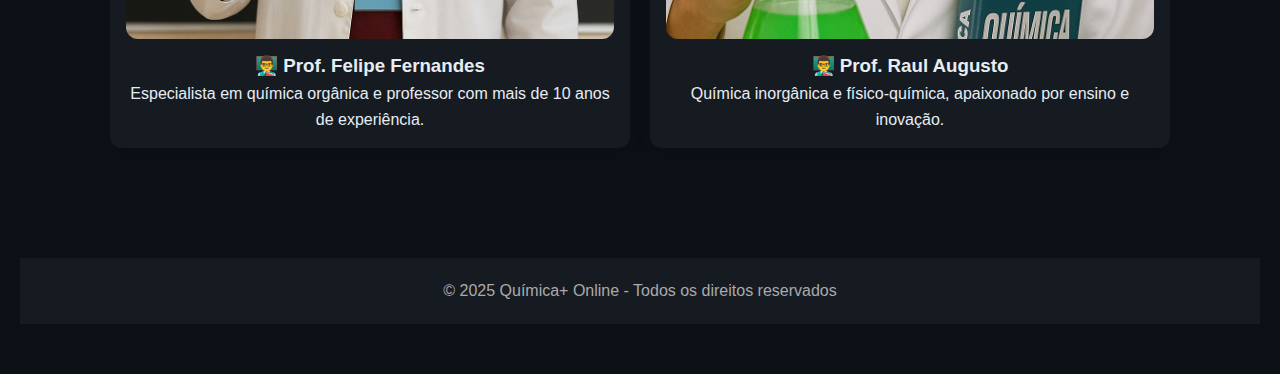
<file: sobre.html>
<html lang="pt-BR">
<head>
    <meta charset="UTF-8">
    <meta name="viewport" content="width=device-width, initial-scale=1.0">
    <title>Cursinho Química Online</title>
    <link rel="stylesheet" href="style.css">
    <link rel="icon" type="image/png" href="favicon.png">
  <style>

    /* Centralizando o hero sem imagem */
    .hero {
      display: flex;
      justify-content: center;
      align-items: center;
      height: 220px; /* maior altura */
      background: linear-gradient(135deg, var(--primary), var(--secondary));
      color: #fff;
      text-align: center;
      border-radius: 16px;
      margin: 20px;
      box-shadow: 0 8px 20px rgba(0,0,0,0.2);
    }

    .hero h1 {
      font-size: 3rem; /* maior fonte */
      font-weight: 900;
      letter-spacing: 1px;
      text-shadow: 2px 2px 8px rgba(0,0,0,0.3); /* sombra sutil */
      margin: 0;
      line-height: 1.2;
    }

    /* Ajuste para cards da equipe */
    .grid {
      display: grid;
      grid-template-columns: repeat(auto-fit, minmax(250px, 1fr));
      gap: 20px;
    }

    .card {
      background: #fff;
      border-radius: 12px;
      padding: 16px;
      box-shadow: 0 6px 16px rgba(0,0,0,0.15);
      text-align: center;
    }

    .team-photo {
      width: 100%;
      height: 280px; /* altura fixa para todas */
      object-fit: cover; /* corta sem distorcer */
      border-radius: 12px;
      margin-bottom: 12px;
    }
  </style><style>
  /* ===== VARIÁVEIS DE CORES ===== */
  :root {
    --bg: #121212;        /* fundo padrão dark */
    --text: #f5f5f5;      /* texto dark */
    --card: #1e1e1e;      /* card dark */
    --primary: #4cafef;
    --secondary: #7f5af0;
  }

  /* Modo claro */
  [data-theme="light"] {
    --bg: #f8f9fa;
    --text: #222;
    --card: #ffffff;
  }

  body {
    background: var(--bg);
    color: var(--text);
    font-family: Arial, sans-serif;
    margin: 0;
  }

  /* Cards agora seguem o tema */
  .card {
    background: var(--card);
    border-radius: 12px;
    padding: 16px;
    box-shadow: 0 6px 16px rgba(0,0,0,0.15);
    text-align: center;
    transition: background 0.3s, color 0.3s;
    color: var(--text);
  }

  /* Hero continua com gradiente, mas texto ajusta */
  .hero {
    display: flex;
    justify-content: center;
    align-items: center;
    height: 220px;
    background: linear-gradient(135deg, var(--primary), var(--secondary));
    color: #fff;
    text-align: center;
    border-radius: 16px;
    margin: 20px;
    box-shadow: 0 8px 20px rgba(0,0,0,0.2);
  }

  h1, h2, h3, p {
    transition: color 0.3s;
  }

  .grid {
    display: grid;
    grid-template-columns: repeat(auto-fit, minmax(250px, 1fr));
    gap: 20px;
  }

  .team-photo {
  width: 100%;
  height: auto;
  border-radius: 12px;
  margin-bottom: 12px;
}
</style>
</head>
<body>
  <header>
   <div class="nav container">
    <div class="brand">⚛️ Química+ Online</div>

    <!-- Botão Hambúrguer (aparece apenas em telas pequenas) -->
    <button class="hamburger" id="hamburger">☰</button>

    <nav id="nav-links">
      <a href="index.html">Início</a>
      <a href="sobre.html">Sobre</a>
      <a href="servicos.html">Serviços</a>
      <a href="contato.html">Contato</a>
      <a href="blog.html">Blog</a>
      <a href="faq.html">FAQ</a>
      <a href="testemunhos.html">Depoimentos</a>
      <a href="aprovados.html" class="active">Aprovados </a>
    </nav>

    <button class="theme-toggle" id="theme-btn">🌙</button>
  </div>
</header>
  <!-- ========= HERO CENTRAL ========= -->
  <section class="hero">
    <h1>Sobre Química+ Online</h1>
  </section>

  <!-- ========= SEÇÃO MISSÃO, VISÃO E VALORES ========= -->
  <section class="section">
    <h2>Nossa Missão, Visão e Valores</h2>
    <div class="grid container">
      <div class="card">
        <h3>🎯 Missão</h3>
        <p>Oferecer ensino de química acessível, moderno e eficiente, ajudando alunos a alcançarem seus objetivos acadêmicos.</p>
      </div>
      <div class="card">
        <h3>🌟 Visão</h3>
        <p>Ser referência nacional em cursinhos online de química, inovando sempre com tecnologia e didática de qualidade.</p>
      </div>
      <div class="card">
        <h3>💡 Valores</h3>
        <p>Compromisso com o aluno, excelência no conteúdo, acessibilidade, inovação e ética no ensino.</p>
      </div>
    </div>
    <section class="section">
  <h2>Metodologia de Ensino</h2>
  <div class="grid container">
    <div class="card">
      <h3>📚 Aulas Interativas</h3>
      <p>Explicações dinâmicas com exemplos práticos e exercícios para fixação do conteúdo.</p>
    </div>
    <div class="card">
      <h3>🧪 Laboratórios Virtuais</h3>
      <p>Simulações de experimentos para reforçar conceitos teóricos sem precisar de laboratório físico.</p>
    </div>
    <div class="card">
      <h3>💻 Plataforma Online</h3>
      <p>Conteúdos disponíveis a qualquer hora, com vídeos, quizzes e acompanhamento de desempenho.</p>
    </div>
  </div>
</section>

 

  <!-- ========= SEÇÃO NOSSA EQUIPE ========= -->
  <section class="section">
    <h2>Conheça nossos professores</h2>
    <div class="grid container">
      <div class="card">
        <img src="pipe.png" alt="Prof. Felipe" class="team-photo">
        <h3>👨‍🏫 Prof. Felipe Fernandes</h3>
        <p>Especialista em química orgânica e professor com mais de 10 anos de experiência.</p>
      </div>
      <div class="card">
        <img src="raul.png" alt="Prof. Raul" class="team-photo">
        <h3>👨‍🏫 Prof. Raul Augusto</h3>
        <p>Química inorgânica e físico-química, apaixonado por ensino e inovação.</p>
      </div>
    </div>
  </section>

  <!-- ========= RODAPÉ ========= -->
  <footer>
    <p>© 2025 Química+ Online - Todos os direitos reservados</p>
  </footer>

   <!-- ========= SCRIPT ========= -->
 <script>
document.addEventListener('DOMContentLoaded', () => {
  // Menu hambúrguer
  const hamburger = document.getElementById('hamburger');
  const navLinks = document.getElementById('nav-links');

  if(hamburger && navLinks){
    hamburger.addEventListener('click', () => {
      navLinks.classList.toggle('show');
    });
  }

  // Troca de tema
  const btn = document.querySelector('.theme-toggle');
  if(btn){
    // Verifica se o usuário já tem uma preferência salva
    let currentTheme = localStorage.getItem('theme') || 'dark';
    document.body.setAttribute('data-theme', currentTheme);
    btn.textContent = currentTheme === 'light' ? '☀️' : '🌙';

    btn.addEventListener('click', () => {
      // Alterna o tema
      if(document.body.getAttribute('data-theme') === 'light'){
        document.body.setAttribute('data-theme', 'dark');
        btn.textContent = '🌙';
        localStorage.setItem('theme', 'dark');
      } else {
        document.body.setAttribute('data-theme', 'light');
        btn.textContent = '☀️';
        localStorage.setItem('theme', 'light');
      }
    });
  }
});
</script>
</body>
</html>
</file>
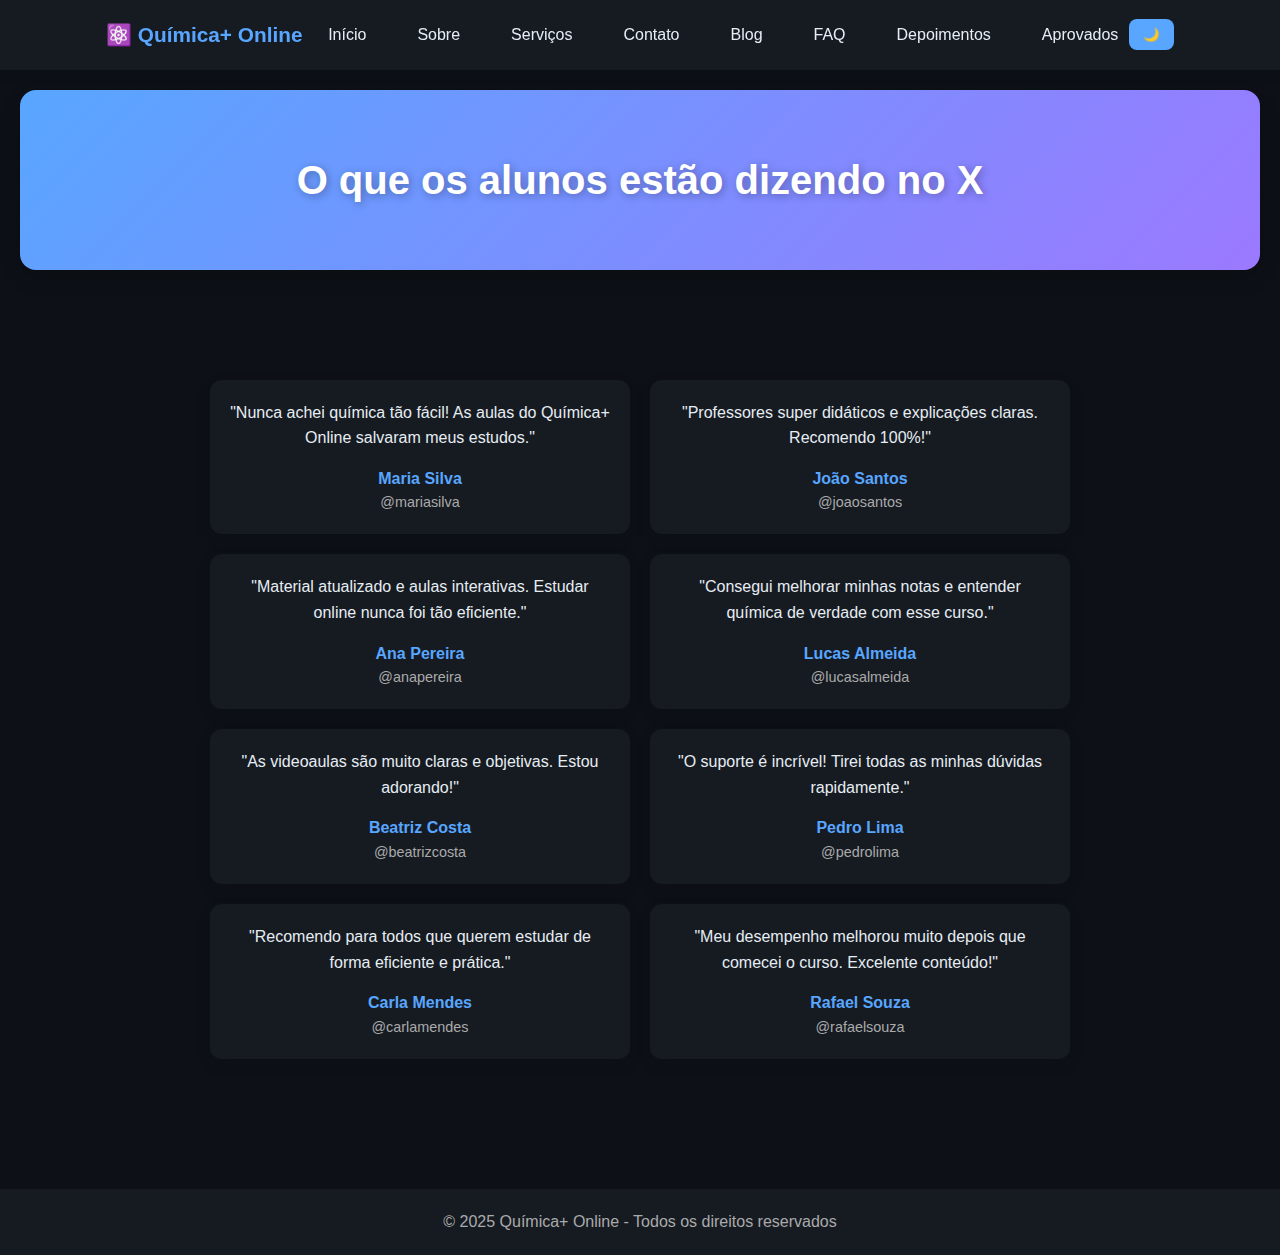
<file: testemunhos.html>
<!DOCTYPE html>
<html lang="pt-BR">
<head>
    <meta charset="UTF-8">
    <meta name="viewport" content="width=device-width, initial-scale=1.0">
    <title>Cursinho Química Online</title>
    <link rel="stylesheet" href="style.css">
    <link rel="icon" type="image/png" href="favicon.png">

  <style>
    /* ========= HERO ========= */
    .hero {
      display: flex;
      justify-content: center;
      align-items: center;
      height: 180px;
      background: linear-gradient(135deg, var(--primary), var(--secondary));
      color: #fff;
      text-align: center;
      border-radius: 16px;
      margin: 20px;
      box-shadow: 0 8px 20px rgba(0,0,0,0.2);
    }

    .hero h1 {
      font-size: 2.5rem;
      font-weight: 900;
      text-shadow: 2px 2px 8px rgba(0,0,0,0.3);
      margin: 0;
    }

    /* ========= DEPOIMENTOS ESTILO TWITTER ========= */
    .testimonials {
      max-width: 900px;
      margin: 40px auto;
      display: grid;
      grid-template-columns: repeat(auto-fit, minmax(280px, 1fr));
      gap: 20px;
      padding: 0 20px;
    }

    .testimonial-card {
      background: var(--card);
      padding: 20px;
      border-radius: 12px;
      box-shadow: 0 6px 15px rgba(0,0,0,0.1);
      transition: transform 0.2s, box-shadow 0.2s;
      display: flex;
      flex-direction: column;
    }

    .testimonial-card:hover {
      transform: translateY(-5px);
      box-shadow: 0 8px 20px rgba(0,0,0,0.15);
    }

    .testimonial-text {
      font-style: normal;
      color: var(--text);
      margin-bottom: 15px;
    }

    .testimonial-user {
      font-weight: bold;
      color: var(--primary);
    }

    .testimonial-handle {
      color: var(--muted);
      font-size: 0.9rem;
    }
  </style>
</head>
<body>
  <!-- ========= CABEÇALHO ========= -->
  <header>
   <div class="nav container">
    <div class="brand">⚛️ Química+ Online</div>

    <!-- Botão Hambúrguer (aparece apenas em telas pequenas) -->
    <button class="hamburger" id="hamburger">☰</button>

    <nav id="nav-links">
      <a href="index.html">Início</a>
      <a href="sobre.html">Sobre</a>
      <a href="servicos.html">Serviços</a>
      <a href="contato.html">Contato</a>
      <a href="blog.html">Blog</a>
      <a href="faq.html">FAQ</a>
      <a href="testemunhos.html">Depoimentos</a>
      <a href="aprovados.html" class="active">Aprovados</a>
    </nav>

    <button class="theme-toggle" id="theme-btn">🌙</button>
  </div>
</header>

  <section class="hero">
  <h1 style="color: #fff;">O que os alunos estão dizendo no X</h1>
</section>

<!-- ========= DEPOIMENTOS ========= -->
<section class="section">
  <div class="testimonials container">
    <div class="testimonial-card">
      <p class="testimonial-text">"Nunca achei química tão fácil! As aulas do Química+ Online salvaram meus estudos."</p>
      <span class="testimonial-user">Maria Silva</span> <span class="testimonial-handle">@mariasilva</span>
    </div>

    <div class="testimonial-card">
      <p class="testimonial-text">"Professores super didáticos e explicações claras. Recomendo 100%!"</p>
      <span class="testimonial-user">João Santos</span> <span class="testimonial-handle">@joaosantos</span>
    </div>

    <div class="testimonial-card">
      <p class="testimonial-text">"Material atualizado e aulas interativas. Estudar online nunca foi tão eficiente."</p>
      <span class="testimonial-user">Ana Pereira</span> <span class="testimonial-handle">@anapereira</span>
    </div>

    <div class="testimonial-card">
      <p class="testimonial-text">"Consegui melhorar minhas notas e entender química de verdade com esse curso."</p>
      <span class="testimonial-user">Lucas Almeida</span> <span class="testimonial-handle">@lucasalmeida</span>
    </div>

    <div class="testimonial-card">
      <p class="testimonial-text">"As videoaulas são muito claras e objetivas. Estou adorando!"</p>
      <span class="testimonial-user">Beatriz Costa</span> <span class="testimonial-handle">@beatrizcosta</span>
    </div>

    <div class="testimonial-card">
      <p class="testimonial-text">"O suporte é incrível! Tirei todas as minhas dúvidas rapidamente."</p>
      <span class="testimonial-user">Pedro Lima</span> <span class="testimonial-handle">@pedrolima</span>
    </div>

    <div class="testimonial-card">
      <p class="testimonial-text">"Recomendo para todos que querem estudar de forma eficiente e prática."</p>
      <span class="testimonial-user">Carla Mendes</span> <span class="testimonial-handle">@carlamendes</span>
    </div>

    <div class="testimonial-card">
      <p class="testimonial-text">"Meu desempenho melhorou muito depois que comecei o curso. Excelente conteúdo!"</p>
      <span class="testimonial-user">Rafael Souza</span> <span class="testimonial-handle">@rafaelsouza</span>
    </div>
  </div>
</section>

  <!-- ========= RODAPÉ ========= -->
  <footer>
    <p>© 2025 Química+ Online - Todos os direitos reservados</p>
  </footer>

  <!-- ========= SCRIPT MODO CLARO/ESCURO ========= -->
  <script>
document.addEventListener('DOMContentLoaded', () => {
  // Menu hambúrguer
  const hamburger = document.getElementById('hamburger');
  const navLinks = document.getElementById('nav-links');

  if(hamburger && navLinks){
    hamburger.addEventListener('click', () => {
      navLinks.classList.toggle('show');
    });
  }

  // Troca de tema
  const btn = document.querySelector('.theme-toggle');
  if(btn){
    // Verifica se o usuário já tem uma preferência salva
    let currentTheme = localStorage.getItem('theme') || 'dark';
    document.body.setAttribute('data-theme', currentTheme);
    btn.textContent = currentTheme === 'light' ? '☀️' : '🌙';

    btn.addEventListener('click', () => {
      // Alterna o tema
      if(document.body.getAttribute('data-theme') === 'light'){
        document.body.setAttribute('data-theme', 'dark');
        btn.textContent = '🌙';
        localStorage.setItem('theme', 'dark');
      } else {
        document.body.setAttribute('data-theme', 'light');
        btn.textContent = '☀️';
        localStorage.setItem('theme', 'light');
      }
    });
  }
});
</script>
</body>
</html>
</file>
<file: style.css>
/* ========= VARIÁVEIS ========= */
    :root {
      --bg: #f8f9fa;
      --text: #222;
      --primary: #4cafef;
      --secondary: #7f5af0;
      --card: #ffffff;
      --muted: #555;
    }

    [data-theme="dark"] {
      --bg: #0d1117;
      --text: #e6edf3;
      --primary: #58a6ff;
      --secondary: #9b79ff;
      --card: #161b22;
      --muted: #aaa;
    }
    :root {
  --bg: #f8f9fa;
  --text: #222;
  --primary: #4cafef;
  --secondary: #7f5af0;
  --card: #ffffff;
  --muted: #555;

  /* Novas variáveis para o menu hambúrguer */
  --menu-bg: #ffffff;    /* fundo menu claro */
  --menu-text: #222;     /* texto menu claro */
}

[data-theme="dark"] {
  --bg: #0d1117;
  --text: #e6edf3;
  --primary: #58a6ff;
  --secondary: #9b79ff;
  --card: #161b22;
  --muted: #aaa;

  /* Novas variáveis para o menu hambúrguer no dark */
  --menu-bg: #161b22;    /* fundo menu dark */
  --menu-text: #e6edf3;  /* texto menu dark */
}

    /* ========= ESTILO GERAL ========= */
    * {
      margin: 0;
      padding: 0;
      box-sizing: border-box;
    }

    body {
      font-family: "Segoe UI", sans-serif;
      background: var(--bg);
      color: var(--text);
      line-height: 1.6;
      transition: background 0.3s, color 0.3s;
    }

    a {
      text-decoration: none;
      color: inherit;
    }

    .container {
      max-width: 1100px;
      margin: auto;
      padding: 20px;
    }

    /* ========= CABEÇALHO ========= */
    header {
      background: var(--card);
      box-shadow: 0 4px 10px rgba(0,0,0,0.1);
      position: sticky;
      top: 0;
      z-index: 50;
    }

    .nav {
      display: flex;
      justify-content: space-between;
      align-items: center;
      padding: 15px 20px;
    }

    .brand {
      font-size: 1.3rem;
      font-weight: bold;
      color: var(--primary);
    }

    nav a {
      margin-left: 15px;
      padding: 6px 10px;
      border-radius: 8px;
      transition: 0.2s;
    }

    nav a:hover {
      background: var(--primary);
      color: #fff;
    }

    /* ========= BOTÃO TEMA ========= */
    .theme-toggle {
      cursor: pointer;
      border: none;
      background: var(--primary);
      color: #fff;
      padding: 8px 14px;
      border-radius: 8px;
      transition: 0.2s;
    }

    .theme-toggle:hover {
      opacity: 0.9;
    }

    /* ========= HERO ========= */
    .hero {
      display: grid;
      grid-template-columns: repeat(auto-fit, minmax(320px, 1fr));
      align-items: center;
      gap: 40px;
      padding: 60px 20px;
    }

    .hero h1 {
      font-size: 2.4rem;
      margin-bottom: 15px;
    }

    .hero span {
      color: var(--primary);
    }

    .hero p {
      margin-bottom: 20px;
      color: var(--muted);
    }

    .btn {
      display: inline-block;
      background: var(--secondary);
      color: #fff;
      padding: 12px 18px;
      border-radius: 8px;
      font-weight: bold;
      transition: 0.2s;
    }

    .btn:hover {
      opacity: 0.85;
      transform: translateY(-2px);
    }

    .hero img {
      max-width: 100%;
      border-radius: 12px;
    }

    /* ========= SEÇÃO BENEFÍCIOS ========= */
    .section {
      padding: 50px 20px;
      text-align: center;
    }

    .section h2 {
      font-size: 1.8rem;
      margin-bottom: 30px;
    }

    .grid {
      display: grid;
      gap: 20px;
      grid-template-columns: repeat(auto-fit, minmax(250px, 1fr));
    }

    .card {
      background: var(--card);
      padding: 20px;
      border-radius: 12px;
      box-shadow: 0 4px 12px rgba(0,0,0,0.15);
      transition: 0.2s;
    }

    .card:hover {
      transform: translateY(-4px);
    }

    /* ========= RODAPÉ ========= */
    footer {
      text-align: center;
      padding: 20px;
      background: var(--card);
      margin-top: 40px;
      color: var(--muted);
    }

    /* ====== Estilos gerais do nav ====== */
.nav {
  display: flex;
  align-items: center;
  justify-content: space-between;
  padding: 1rem;
}

nav {
  display: flex;
  gap: 1rem;
}

nav a {
  text-decoration: none;
  color: var(--text);
  font-weight: 500;
}

/* ====== Botão Hambúrguer ====== */
.hamburger {
  display: none; /* escondido por padrão */
  font-size: 1.5rem;
  background: none;
  border: none;
  cursor: pointer;
}
@media (max-width: 768px) {
  nav {
    position: absolute;
    top: 70px;
    right: 0;
    background: var(--menu-bg); /* agora depende do tema */
    flex-direction: column;
    width: 200px;
    padding: 1rem;
    border-left: 1px solid #ccc;
    box-shadow: -2px 2px 5px rgba(0,0,0,0.2);
    transform: translateX(100%);
    transition: transform 0.3s ease, background 0.3s ease;
  }

  nav a {
    color: var(--menu-text); /* usa variável do tema */
    padding: 0.5rem 0;
  }

  nav.show {
    transform: translateX(0);
  }

  .hamburger {
    display: block;
    font-size: 1.5rem;
    background: none;
    border: none;
    cursor: pointer;
    color: var(--menu-text); /* botão também muda de cor */
  }
}

/* ====== Responsividade para telas pequenas ====== */
@media (max-width: 768px) {
  /* Esconde o menu normal e mostra o hambúrguer */
  nav {
    position: absolute;
    top: 70px;
    right: 0;
    background: var(--bg);
    flex-direction: column;
    width: 200px;
    padding: 1rem;
    border-left: 1px solid #ccc;
    box-shadow: -2px 2px 5px rgba(0,0,0,0.1);
    transform: translateX(100%);
    transition: transform 0.3s ease;
  }

  nav.show {
    transform: translateX(0);
  }

  .hamburger {
    display: block; /* botão só aparece em telas pequenas */
  }
}
</file>
